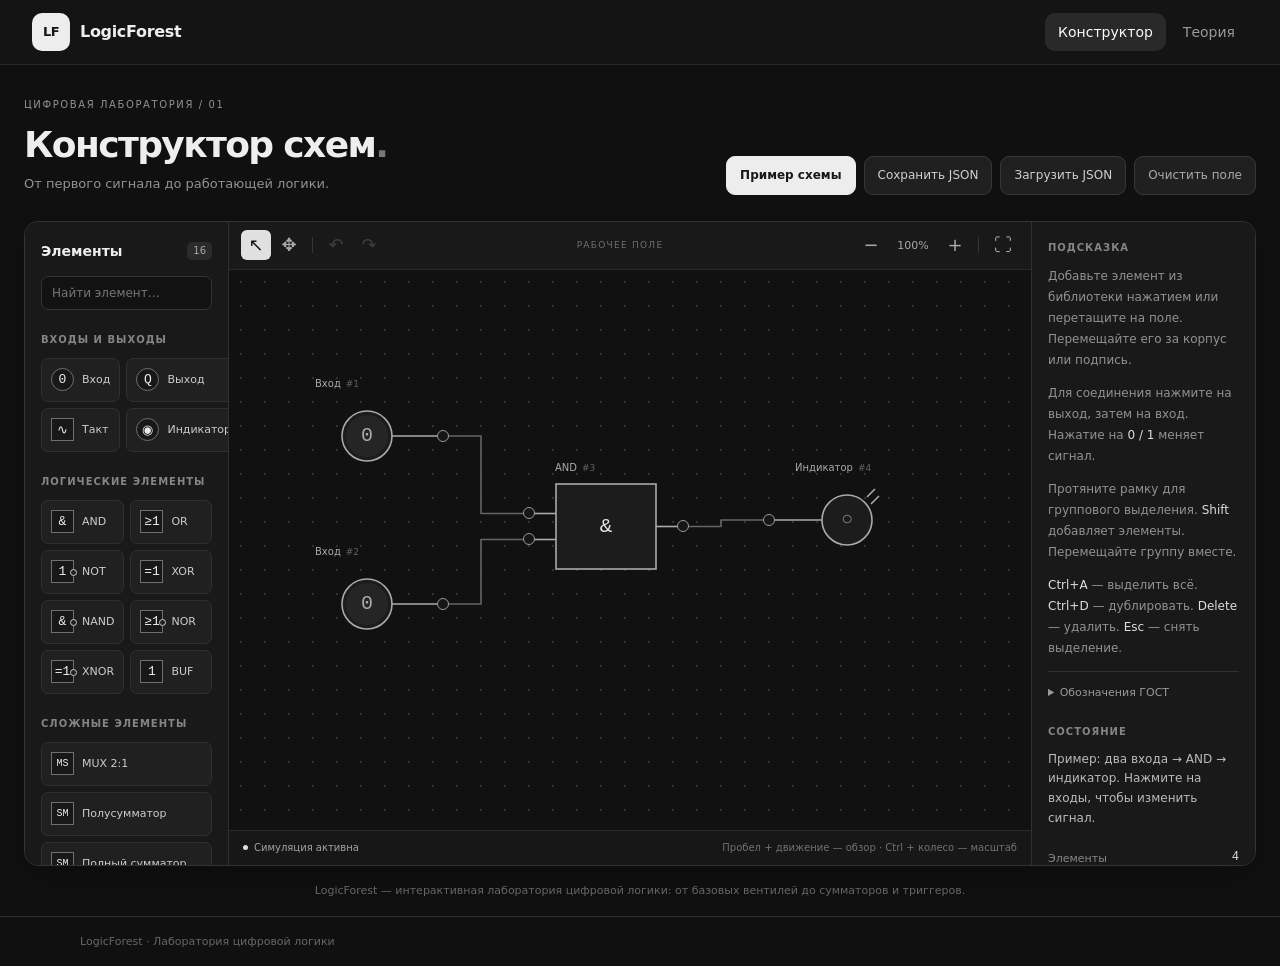
<file: index.html>
<!doctype html>
<html lang="ru">
<head>
  <meta charset="utf-8">
  <meta name="viewport" content="width=device-width, initial-scale=1">
  <meta name="description" content="LogicForest — интерактивный конструктор цифровых логических схем.">
  <title>LogicForest — Конструктор схем</title>
  <link rel="stylesheet" href="css/style.css">
  <script src="js/simulator.js" defer></script>
</head>
<body>
  <header class="site-header">
    <div class="container header-inner">
      <a class="brand" href="index.html" aria-label="LogicForest — конструктор"><span class="brand-mark">LF</span><span class="brand-name">LogicForest</span></a>
      <nav class="nav" aria-label="Основная навигация">
        <a class="active" aria-current="page" href="index.html">Конструктор</a>
        <a href="theory.html">Теория</a>
      </nav>
    </div>
  </header>

  <main class="sim-page">
    <div class="sim-heading">
      <div><p class="eyebrow">Цифровая лаборатория / 01</p><h1>Конструктор схем<span class="heading-dot">.</span></h1><p>От первого сигнала до работающей логики.</p></div>
      <div class="sim-actions">
        <button id="demo-btn" class="primary-action" type="button">Пример схемы</button>
        <button id="save-btn" type="button">Сохранить JSON</button>
        <button id="load-btn" type="button">Загрузить JSON</button>
        <button id="clear-btn" class="danger" type="button">Очистить поле</button>
        <input id="file-input" type="file" accept="application/json,.json" hidden>
      </div>
    </div>

    <section class="sim-shell" aria-label="Редактор цифровых схем">
      <aside class="sim-side left" aria-label="Библиотека элементов">
        <div class="library-heading"><h2>Элементы</h2><span>16</span></div>
        <label class="search-label"><span class="sr-only">Поиск элементов</span><input id="element-search" type="search" placeholder="Найти элемент…" autocomplete="off"></label>
        <div class="side-group"><h2 class="side-title">Входы и выходы</h2>
          <div class="tool-list">
            <button class="tool" data-type="IN">Вход</button><button class="tool" data-type="OUT">Выход</button>
            <button class="tool" data-type="CLOCK">Такт</button><button class="tool" data-type="LED">Индикатор</button>
          </div>
        </div>
        <div class="side-group"><h2 class="side-title">Логические элементы</h2>
          <div class="tool-list">
            <button class="tool" data-type="AND">AND</button><button class="tool" data-type="OR">OR</button>
            <button class="tool" data-type="NOT">NOT</button><button class="tool" data-type="XOR">XOR</button>
            <button class="tool" data-type="NAND">NAND</button><button class="tool" data-type="NOR">NOR</button>
            <button class="tool" data-type="XNOR">XNOR</button><button class="tool" data-type="BUF">BUF</button>
          </div>
        </div>
        <div class="side-group"><h2 class="side-title">Сложные элементы</h2>
          <div class="tool-list">
            <button class="tool wide" data-type="MUX">MUX 2:1</button>
            <button class="tool wide" data-type="HA">Полусумматор</button>
            <button class="tool wide" data-type="FA">Полный сумматор</button>
            <button class="tool wide" data-type="DFF">D-триггер ↑</button>
          </div>
        </div>
      </aside>

      <div class="workspace">
        <div class="canvas-toolbar" role="toolbar" aria-label="Инструменты поля">
          <div class="toolbar-group"><button id="select-tool" class="active" type="button" title="Выделение (V)" aria-label="Выделение" aria-pressed="true">↖</button><button id="pan-tool" type="button" title="Перемещение поля (H или пробел)" aria-label="Перемещение поля" aria-pressed="false">✥</button><span class="toolbar-divider"></span><button id="undo-btn" type="button" title="Отменить (Ctrl+Z)" aria-label="Отменить">↶</button><button id="redo-btn" type="button" title="Повторить (Ctrl+Shift+Z)" aria-label="Повторить">↷</button></div>
          <span class="canvas-label">РАБОЧЕЕ ПОЛЕ</span>
          <div class="toolbar-group"><button id="zoom-out" type="button" aria-label="Уменьшить масштаб">−</button><button id="zoom-reset" type="button" title="Масштаб 100%">100%</button><button id="zoom-in" type="button" aria-label="Увеличить масштаб">+</button><span class="toolbar-divider"></span><button id="fit-btn" type="button" title="Показать всю схему (F)" aria-label="Показать всю схему">⛶</button></div>
        </div>
        <div class="canvas-viewport" id="viewport" tabindex="0" aria-label="Рабочая область схемы">
        <div class="canvas-stage" id="stage">
          <svg class="wires" id="wires" aria-label="Соединения элементов"></svg>
          <div id="nodes"></div>
        </div>
        </div>
        <div class="canvas-bottom"><span><span class="signal-dot"></span>Симуляция активна</span><span>Пробел + движение — обзор · Ctrl + колесо — масштаб</span></div>
      </div>

      <aside class="sim-side right" aria-label="Информация и управление">
        <div><h2 class="side-title">Подсказка</h2>
          <p class="sim-help">Добавьте элемент из библиотеки нажатием или перетащите на поле. Перемещайте его за корпус или подпись.</p><p class="sim-help">Для соединения нажмите на выход, затем на вход. Нажатие на <strong>0 / 1</strong> меняет сигнал.</p><p class="sim-help">Протяните рамку для группового выделения. <strong>Shift</strong> добавляет элементы. Перемещайте группу вместе.</p>
          <p class="sim-help"><strong>Ctrl+A</strong> — выделить всё. <strong>Ctrl+D</strong> — дублировать. <strong>Delete</strong> — удалить. <strong>Esc</strong> — снять выделение.</p>
          <details class="notation-note"><summary>Обозначения ГОСТ</summary><p class="sim-help">Базовые УГО по ГОСТ 2.743-91: &amp; — И, ≥1 — ИЛИ, =1 — исключающее ИЛИ, 1 — повторитель. Кружок на выходе означает инверсию. MS — мультиплексор, SM — сумматор, T — триггер. Входы и индикаторы — органы управления симулятором.</p></details>
        </div>
        <div><h2 class="side-title">Состояние</h2>
          <p class="status" id="status" aria-live="polite">Готово. Добавьте элемент или откройте пример.</p>
          <div class="stat-item"><span>Элементы</span><strong id="node-count">0</strong></div>
          <div class="stat-item"><span>Соединения</span><strong id="wire-count">0</strong></div>
        </div>
        <div><h2 class="side-title">Выделено</h2><div class="selected-info" id="selected-info">Ничего не выбрано.</div></div>
      </aside>
    </section>
  </main>

  <p class="note">LogicForest — интерактивная лаборатория цифровой логики: от базовых вентилей до сумматоров и триггеров.</p>
  <footer class="site-footer"><div class="container">LogicForest · Лаборатория цифровой логики</div></footer>
</body>
</html>
</file>
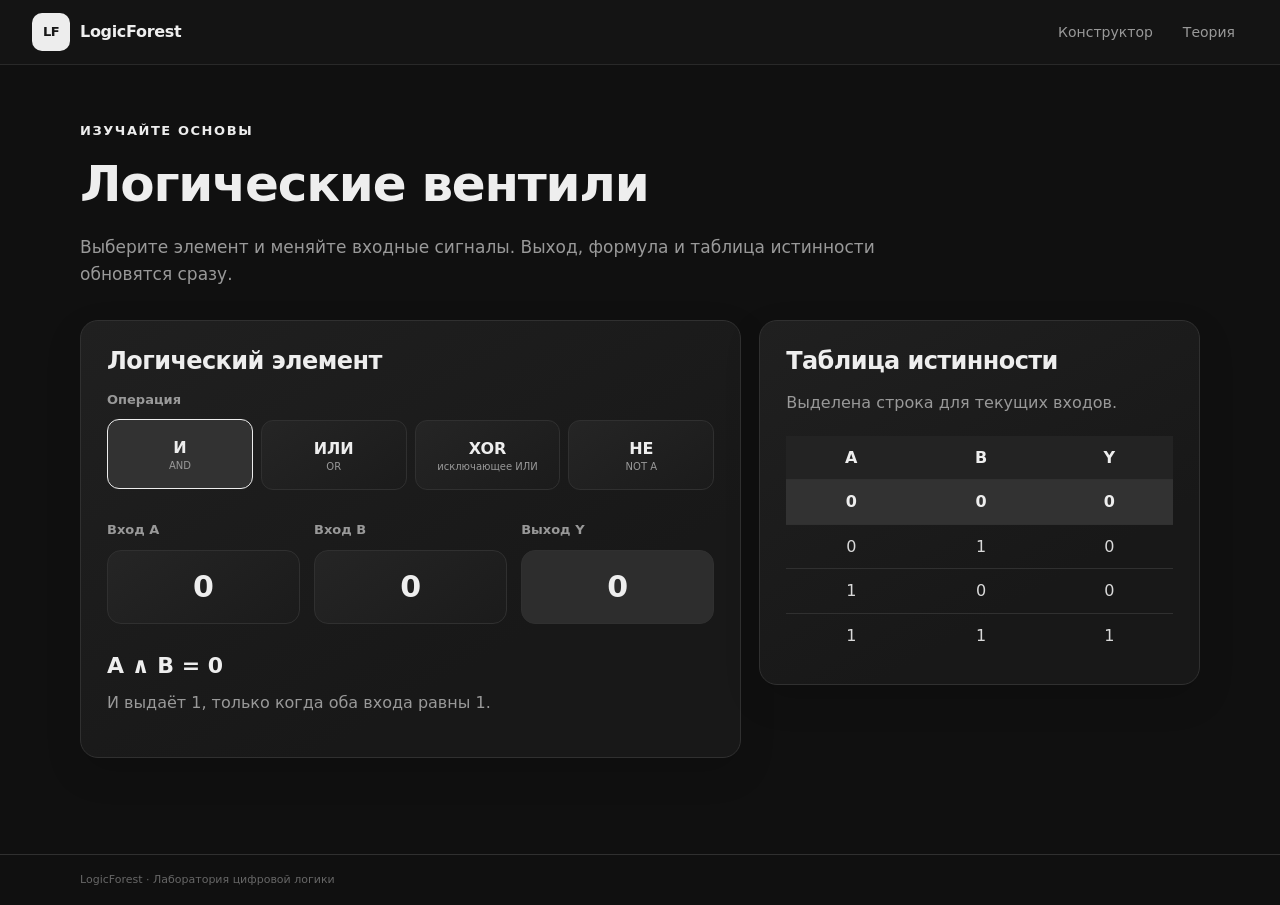
<file: simulator.html>
<!doctype html>
<html lang="ru">
<head>
  <meta charset="utf-8">
  <meta name="viewport" content="width=device-width, initial-scale=1">
  <meta name="description" content="Интерактивный симулятор логических элементов И, ИЛИ, XOR и НЕ.">
  <title>Вентили — LogicForest</title>
  <link rel="stylesheet" href="css/style.css">
  <script src="logic.js" defer></script>
  <script src="js/gate-simulator.js" defer></script>
</head>
<body>
  <header class="site-header"><div class="container header-inner">
    <a class="brand" href="index.html" aria-label="LogicForest — конструктор"><span class="brand-mark">LF</span><span class="brand-name">LogicForest</span></a>
    <nav class="nav" aria-label="Основная навигация"><a href="index.html">Конструктор</a><a href="theory.html">Теория</a></nav>
  </div></header>

  <main class="container page-main">
    <div class="page-intro"><p class="eyebrow">Изучайте основы</p><h1>Логические вентили</h1><p>Выберите элемент и меняйте входные сигналы. Выход, формула и таблица истинности обновятся сразу.</p></div>
    <div class="sim-layout">
      <section class="panel" aria-labelledby="sim-title">
        <h2 id="sim-title">Логический элемент</h2>
        <p class="field-label">Операция</p>
        <div class="operation-list" role="group" aria-label="Выбор логической операции">
          <button class="operation-button selected" type="button" data-operation="AND" aria-pressed="true">И <small>AND</small></button>
          <button class="operation-button" type="button" data-operation="OR" aria-pressed="false">ИЛИ <small>OR</small></button>
          <button class="operation-button" type="button" data-operation="XOR" aria-pressed="false">XOR <small>исключающее ИЛИ</small></button>
          <button class="operation-button" type="button" data-operation="NOT" aria-pressed="false">НЕ <small>NOT A</small></button>
        </div>
        <div class="signal-grid">
          <div class="signal-control"><span class="field-label">Вход A</span><button id="input-a" class="bit-button" type="button" aria-label="Вход A: 0. Нажмите, чтобы переключить" aria-pressed="false">0</button></div>
          <div class="signal-control" id="input-b-control"><span class="field-label">Вход B</span><button id="input-b" class="bit-button" type="button" aria-label="Вход B: 0. Нажмите, чтобы переключить" aria-pressed="false">0</button></div>
          <div class="signal-control output-control"><span class="field-label">Выход Y</span><output id="output" class="bit-output" aria-live="polite">0</output></div>
        </div>
        <p id="expression" class="expression">A ∧ B = 0</p>
        <p id="operation-note" class="muted">И выдаёт 1, только когда оба входа равны 1.</p>
      </section>
      <section class="panel" aria-labelledby="table-title">
        <h2 id="table-title">Таблица истинности</h2>
        <p class="muted">Выделена строка для текущих входов.</p>
        <div class="table-wrap"><table class="truth-table"><thead id="truth-head"></thead><tbody id="truth-body"></tbody></table></div>
      </section>
    </div>
  </main>
  <footer class="site-footer"><div class="container">LogicForest · Лаборатория цифровой логики</div></footer>
</body>
</html>
</file>
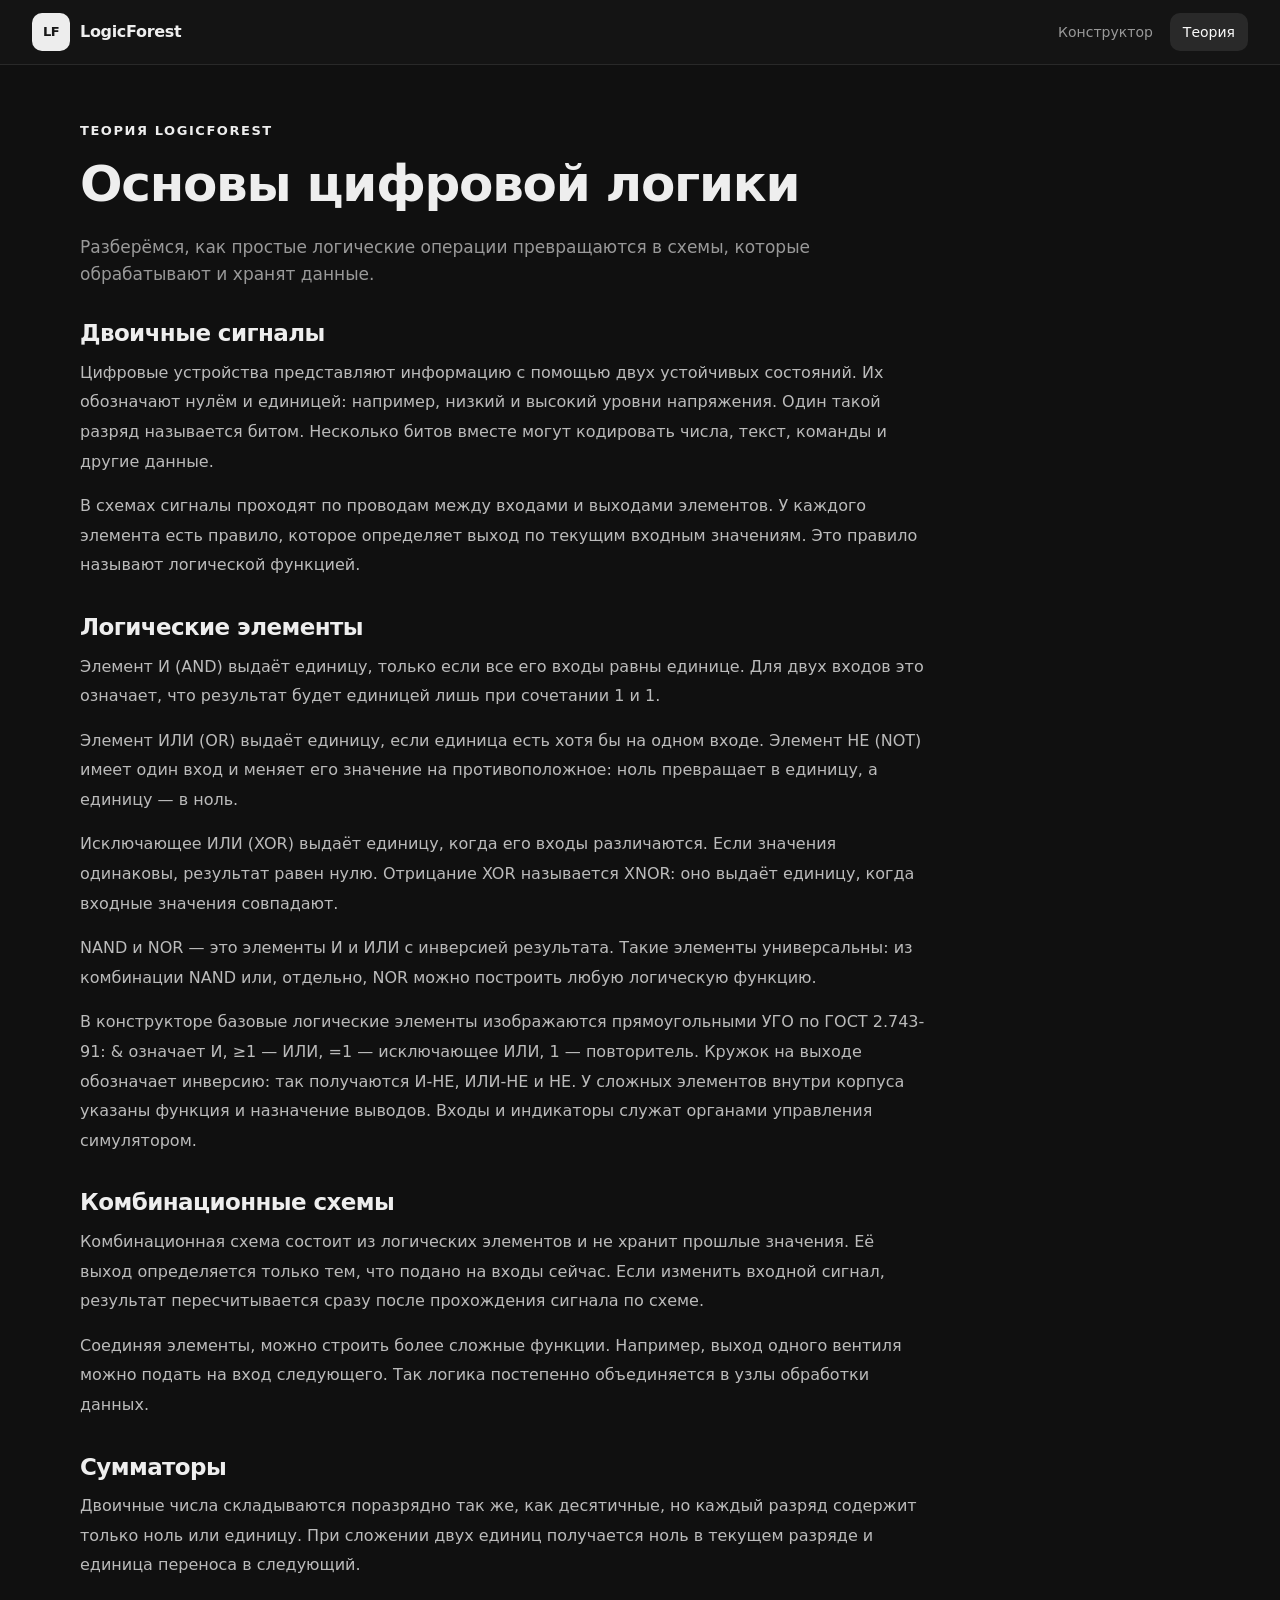
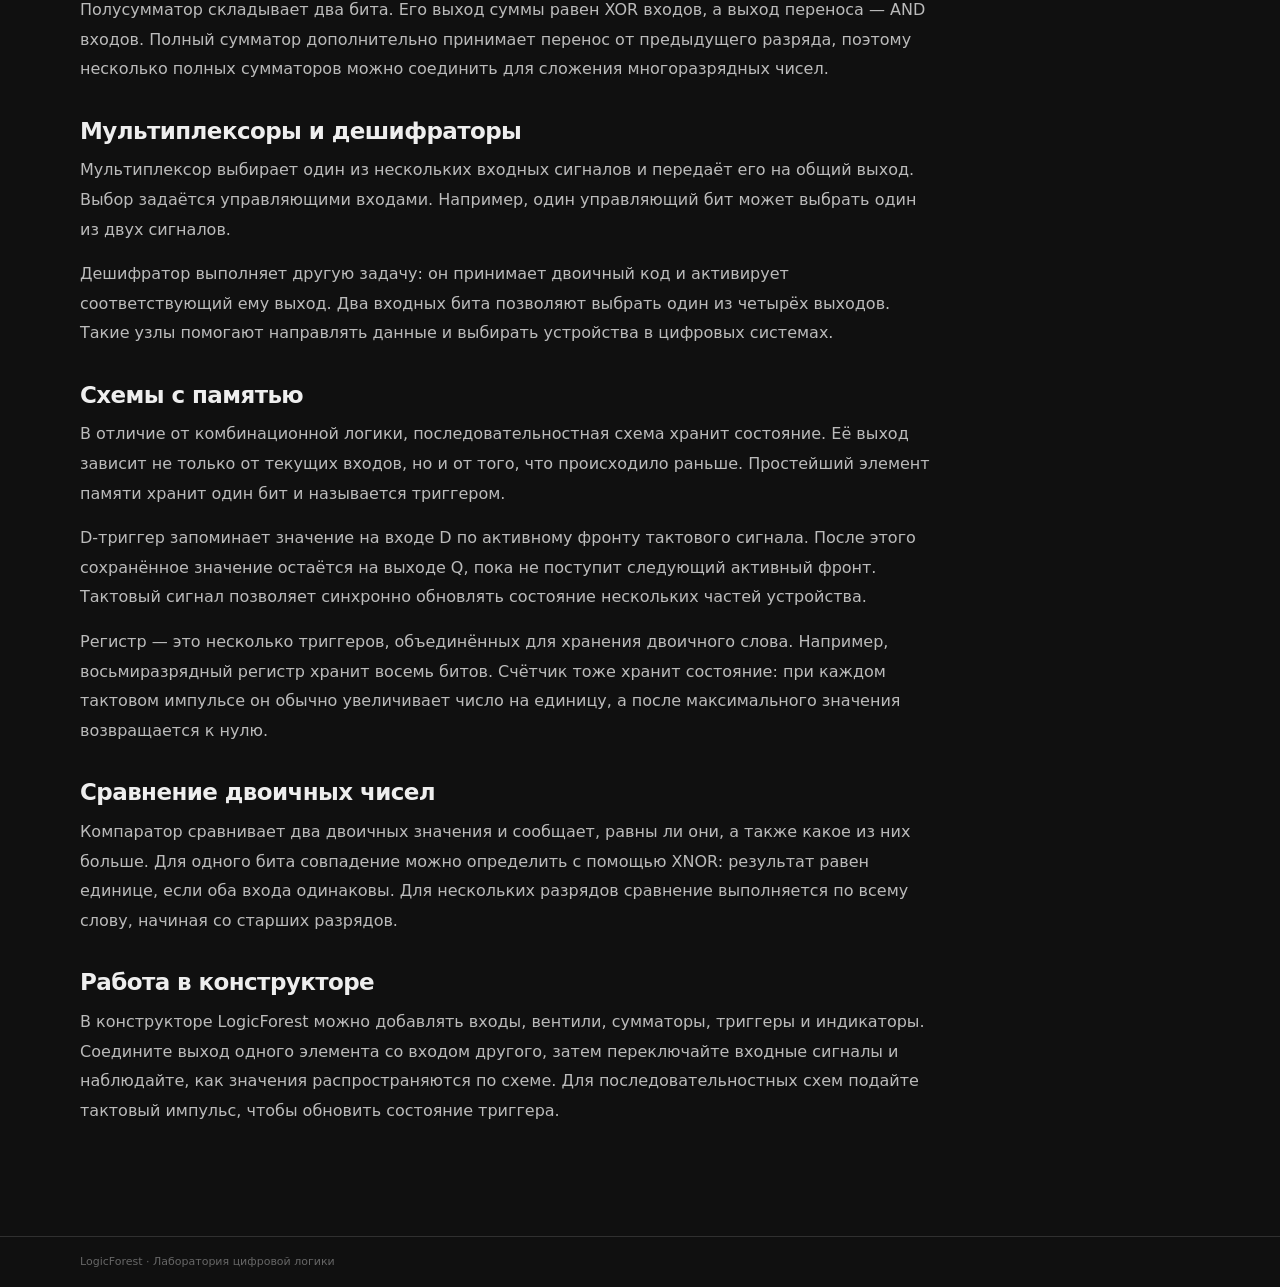
<file: theory.html>
<!doctype html>
<html lang="ru">
<head>
  <meta charset="utf-8">
  <meta name="viewport" content="width=device-width, initial-scale=1">
  <meta name="description" content="Понятное введение в цифровую логику, логические элементы и базовые цифровые схемы.">
  <title>Теория — LogicForest</title>
  <link rel="stylesheet" href="css/style.css">
</head>
<body>
  <header class="site-header"><div class="container header-inner">
    <a class="brand" href="index.html" aria-label="LogicForest — конструктор"><span class="brand-mark">LF</span><span class="brand-name">LogicForest</span></a>
    <nav class="nav" aria-label="Основная навигация"><a href="index.html">Конструктор</a><a class="active" aria-current="page" href="theory.html">Теория</a></nav>
  </div></header>

  <main class="container page-main">
    <div class="page-intro"><p class="eyebrow">Теория LogicForest</p><h1>Основы цифровой логики</h1><p>Разберёмся, как простые логические операции превращаются в схемы, которые обрабатывают и хранят данные.</p></div>
    <article class="theory-article">
      <h2>Двоичные сигналы</h2>
      <p>Цифровые устройства представляют информацию с помощью двух устойчивых состояний. Их обозначают нулём и единицей: например, низкий и высокий уровни напряжения. Один такой разряд называется битом. Несколько битов вместе могут кодировать числа, текст, команды и другие данные.</p>
      <p>В схемах сигналы проходят по проводам между входами и выходами элементов. У каждого элемента есть правило, которое определяет выход по текущим входным значениям. Это правило называют логической функцией.</p>

      <h2>Логические элементы</h2>
      <p>Элемент И (AND) выдаёт единицу, только если все его входы равны единице. Для двух входов это означает, что результат будет единицей лишь при сочетании 1 и 1.</p>
      <p>Элемент ИЛИ (OR) выдаёт единицу, если единица есть хотя бы на одном входе. Элемент НЕ (NOT) имеет один вход и меняет его значение на противоположное: ноль превращает в единицу, а единицу — в ноль.</p>
      <p>Исключающее ИЛИ (XOR) выдаёт единицу, когда его входы различаются. Если значения одинаковы, результат равен нулю. Отрицание XOR называется XNOR: оно выдаёт единицу, когда входные значения совпадают.</p>
      <p>NAND и NOR — это элементы И и ИЛИ с инверсией результата. Такие элементы универсальны: из комбинации NAND или, отдельно, NOR можно построить любую логическую функцию.</p>
      <p>В конструкторе базовые логические элементы изображаются прямоугольными УГО по ГОСТ 2.743-91: &amp; означает И, ≥1 — ИЛИ, =1 — исключающее ИЛИ, 1 — повторитель. Кружок на выходе обозначает инверсию: так получаются И-НЕ, ИЛИ-НЕ и НЕ. У сложных элементов внутри корпуса указаны функция и назначение выводов. Входы и индикаторы служат органами управления симулятором.</p>

      <h2>Комбинационные схемы</h2>
      <p>Комбинационная схема состоит из логических элементов и не хранит прошлые значения. Её выход определяется только тем, что подано на входы сейчас. Если изменить входной сигнал, результат пересчитывается сразу после прохождения сигнала по схеме.</p>
      <p>Соединяя элементы, можно строить более сложные функции. Например, выход одного вентиля можно подать на вход следующего. Так логика постепенно объединяется в узлы обработки данных.</p>

      <h2>Сумматоры</h2>
      <p>Двоичные числа складываются поразрядно так же, как десятичные, но каждый разряд содержит только ноль или единицу. При сложении двух единиц получается ноль в текущем разряде и единица переноса в следующий.</p>
      <p>Полусумматор складывает два бита. Его выход суммы равен XOR входов, а выход переноса — AND входов. Полный сумматор дополнительно принимает перенос от предыдущего разряда, поэтому несколько полных сумматоров можно соединить для сложения многоразрядных чисел.</p>

      <h2>Мультиплексоры и дешифраторы</h2>
      <p>Мультиплексор выбирает один из нескольких входных сигналов и передаёт его на общий выход. Выбор задаётся управляющими входами. Например, один управляющий бит может выбрать один из двух сигналов.</p>
      <p>Дешифратор выполняет другую задачу: он принимает двоичный код и активирует соответствующий ему выход. Два входных бита позволяют выбрать один из четырёх выходов. Такие узлы помогают направлять данные и выбирать устройства в цифровых системах.</p>

      <h2>Схемы с памятью</h2>
      <p>В отличие от комбинационной логики, последовательностная схема хранит состояние. Её выход зависит не только от текущих входов, но и от того, что происходило раньше. Простейший элемент памяти хранит один бит и называется триггером.</p>
      <p>D-триггер запоминает значение на входе D по активному фронту тактового сигнала. После этого сохранённое значение остаётся на выходе Q, пока не поступит следующий активный фронт. Тактовый сигнал позволяет синхронно обновлять состояние нескольких частей устройства.</p>
      <p>Регистр — это несколько триггеров, объединённых для хранения двоичного слова. Например, восьмиразрядный регистр хранит восемь битов. Счётчик тоже хранит состояние: при каждом тактовом импульсе он обычно увеличивает число на единицу, а после максимального значения возвращается к нулю.</p>

      <h2>Сравнение двоичных чисел</h2>
      <p>Компаратор сравнивает два двоичных значения и сообщает, равны ли они, а также какое из них больше. Для одного бита совпадение можно определить с помощью XNOR: результат равен единице, если оба входа одинаковы. Для нескольких разрядов сравнение выполняется по всему слову, начиная со старших разрядов.</p>

      <h2>Работа в конструкторе</h2>
      <p>В конструкторе LogicForest можно добавлять входы, вентили, сумматоры, триггеры и индикаторы. Соедините выход одного элемента со входом другого, затем переключайте входные сигналы и наблюдайте, как значения распространяются по схеме. Для последовательностных схем подайте тактовый импульс, чтобы обновить состояние триггера.</p>
    </article>
  </main>
  <footer class="site-footer"><div class="container">LogicForest · Лаборатория цифровой логики</div></footer>
</body>
</html>
</file>
<file: css/style.css>
:root{color-scheme:dark;--bg:#0f0f0f;--surface:#191919;--surface-2:#252525;--line:#373737;--text:#f3f3f3;--muted:#a7a7a7;--accent:#c0c0c0;--accent-strong:#9e9e9e;--radius:18px}
*{box-sizing:border-box}
html{scroll-behavior:smooth}
body{margin:0;background:var(--bg);color:var(--text);font:16px/1.6 system-ui,-apple-system,"Segoe UI",sans-serif}
a{color:inherit;text-decoration:none}
button{font:inherit;cursor:pointer}
button:disabled{cursor:not-allowed}
:focus-visible{outline:2px solid var(--accent);outline-offset:3px}
.container{width:min(1120px,calc(100% - 40px));margin-inline:auto}

/* Шапка */
.site-header{position:sticky;top:0;z-index:20;border-bottom:1px solid #343434;background:#121212eF;backdrop-filter:blur(16px)}
.header-inner{min-height:76px;display:flex;align-items:center;justify-content:space-between;gap:24px}
.brand{display:inline-flex;align-items:center;gap:10px;white-space:nowrap;font-size:20px;font-weight:800;letter-spacing:.04em}
.brand-mark{display:grid;place-items:center;width:38px;height:38px;border:1px solid #787878;border-radius:12px;background:linear-gradient(145deg,#404040,#232323);color:#dcdcdc;font-size:13px;letter-spacing:-.04em;box-shadow:0 0 24px #8e8e8e25}
.brand-name{font-size:16px;letter-spacing:-.02em;font-weight:750;color:var(--text)}
.nav{display:flex;flex-wrap:wrap;gap:4px}
.nav a{padding:8px 13px;border-radius:10px;color:var(--muted);font-size:14px;font-weight:600;transition:background .2s,color .2s,border-color .2s}
.nav a:hover,.nav a.active{background:#2f2f2f;color:#eeeeee}

/* Текст и заголовки */
h1,h2,h3,p{margin-top:0}
h1,h2,h3{line-height:1.2;letter-spacing:-.025em}
h1{font-size:clamp(36px,5vw,62px);margin-bottom:20px}
h2{font-size:clamp(24px,3vw,32px);margin-bottom:14px}
h3{font-size:22px;margin-bottom:10px}
p,.muted{color:var(--muted)}
.eyebrow{margin-bottom:12px;color:var(--accent);font-size:13px;font-weight:800;text-transform:uppercase;letter-spacing:.12em}
.hero{padding-block:96px 82px}
.hero-text{max-width:680px;font-size:18px;margin-bottom:28px}
.hero h1{max-width:760px}

/* Кнопки */
.button{display:inline-flex;align-items:center;justify-content:center;gap:12px;padding:12px 20px;border:1px solid transparent;border-radius:11px;font-weight:700;transition:transform .2s,background .2s,border-color .2s}
.button:hover{transform:translateY(-2px)}
.button-primary{background:var(--accent);color:#1c1c1c}
.button-primary:hover{background:#d3d3d3}

/* Главная страница */
.section{padding-block:18px 70px}
.section-heading{margin-bottom:26px}
.section-heading p:last-child,.theory-card p:last-child{margin-bottom:0}
.card-grid,.lab-list{display:grid;grid-template-columns:repeat(3,minmax(0,1fr));gap:18px}
.feature-card,.panel{background:linear-gradient(150deg,#202020,#181818 70%);border:1px solid var(--line);border-radius:var(--radius);box-shadow:0 14px 36px #00000022}
.feature-card{display:flex;flex-direction:column;min-height:260px;padding:26px;transition:transform .2s,border-color .2s,background .2s}
.feature-card:hover{transform:translateY(-4px);border-color:#969696;background:#252525}
.feature-card p{flex:1}
.card-icon{display:inline-grid;place-items:center;width:42px;height:42px;margin-bottom:26px;border-radius:12px;background:#323232;color:var(--accent);font-size:13px;font-weight:800}
.card-link,.inline-link{color:var(--accent)}
.card-link{font-size:14px;font-weight:700}
.inline-link{text-decoration:underline;text-underline-offset:3px}
.labs{padding-top:8px}
.lab-list{list-style:none;counter-reset:lab;gap:10px 18px;margin:0;padding:0}
.lab-list li{counter-increment:lab;display:flex;gap:12px;align-items:flex-start;padding:15px 17px;border:1px solid var(--line);border-radius:12px;background:var(--surface);font-weight:600}
.lab-list li:before{content:counter(lab,decimal-leading-zero);color:var(--accent);font-size:13px;font-weight:800;padding-top:2px}
.site-footer{margin-top:30px;padding:24px 0;border-top:1px solid var(--line);color:var(--muted);font-size:13px}

/* Внутренние страницы */
.page-main{padding-block:56px 80px;min-height:calc(100vh - 160px)}
.page-intro{max-width:800px;margin-bottom:32px}
.page-intro h1{font-size:clamp(34px,4vw,50px)}
.page-intro p:last-child{font-size:17px}
.panel{padding:26px}
.theory-article{max-width:850px}
.theory-article h2{margin:34px 0 10px;color:#eeeeee;font-size:23px}
.theory-article h2:first-child{margin-top:0}
.theory-article p{margin:0 0 15px;color:#bbbbbb;font-size:16px;line-height:1.85}
code{padding:2px 5px;border-radius:5px;background:#2d2d2d;color:#e4e4e4;font-size:.92em}

/* Таблицы */
.table-wrap{overflow-x:auto;margin-top:20px}
table{width:100%;border-collapse:collapse;text-align:center;font-variant-numeric:tabular-nums}
caption{margin-bottom:8px;text-align:left;color:var(--muted);font-size:13px}
th,td{padding:9px 12px;border-bottom:1px solid var(--line)}
th{background:var(--surface-2);color:var(--text);font-weight:700}
td{color:#d9d9d9}
.table-note{margin-top:12px;font-size:13px}

/* Симулятор */
.sim-layout{display:grid;grid-template-columns:minmax(0,1.2fr) minmax(300px,.8fr);gap:18px;align-items:start}
.sim-layout h2{font-size:24px}
.field-label{display:block;margin-bottom:9px;color:var(--muted);font-size:13px;font-weight:700}
.operation-list{display:grid;grid-template-columns:repeat(4,minmax(0,1fr));gap:8px;margin-bottom:30px}
.operation-button{min-height:70px;padding:9px 6px;border:1px solid var(--line);border-radius:12px;background:linear-gradient(145deg,#252525,#1b1b1b);color:var(--text);font-weight:700;transition:border-color .2s,background .2s,transform .2s}
.operation-button small{display:block;color:var(--muted);font-size:10px;font-weight:500;line-height:1.25}
.operation-button:hover,.operation-button.selected{border-color:var(--accent);background:#323232;transform:translateY(-1px)}
.signal-grid{display:grid;grid-template-columns:repeat(3,minmax(0,1fr));gap:14px;align-items:end}
.signal-control{min-width:0}
.bit-button,.bit-output{display:grid;place-items:center;width:100%;height:74px;border:1px solid var(--line);border-radius:14px;background:linear-gradient(145deg,#252525,#1b1b1b);color:var(--text);font-size:30px;font-weight:800;font-variant-numeric:tabular-nums}
.bit-button:hover{border-color:var(--accent)}
.bit-button[aria-pressed="true"],.bit-output.on{background:#3b3b3b;border-color:var(--accent);color:#f8f8f8}
.bit-output{background:#2d2d2d}
.signal-control.inactive{opacity:.4}
.expression{margin:24px 0 7px;color:var(--text);font-size:22px;font-weight:750}
.truth-table tr.current td{background:#323232;color:var(--text);font-weight:750}
.truth-table tbody tr:last-child td{border-bottom:0}

/* Тестирование */
.narrow{max-width:820px}
.question-card{margin-bottom:16px}
.question-card fieldset{margin:0;padding:0;border:0}
.question-card legend{width:100%;padding:0;margin-bottom:16px;color:var(--text);font-size:18px;font-weight:700;line-height:1.4}
.question-number{display:block;margin-bottom:8px;color:var(--accent);font-size:12px;letter-spacing:.08em;text-transform:uppercase}
.answer-list{display:grid;gap:9px}
.answer-option{display:flex;align-items:flex-start;gap:10px;padding:11px 13px;border:1px solid var(--line);border-radius:10px;background:var(--surface-2);color:#e0e0e0;cursor:pointer;transition:border-color .2s,background .2s}
.answer-option:hover{border-color:var(--accent)}
.answer-option:has(input:checked){border-color:var(--accent);background:#323232}
.answer-option input{margin-top:5px;accent-color:var(--accent)}
.form-message{padding:12px 15px;border:1px solid #797979;border-radius:10px;color:#d2d2d2}
.result-panel{margin-top:24px}
.result-panel h2{font-size:36px}
.result-panel p{margin-bottom:22px}

/* Адаптивность */
@media(max-width:800px){
.card-grid,.lab-list{grid-template-columns:repeat(2,minmax(0,1fr))}
.sim-layout{grid-template-columns:1fr}
}
@media(max-width:620px){
.container{width:min(100% - 28px,1120px)}
.header-inner{align-items:flex-start;flex-direction:column;gap:12px;padding-block:15px}
.nav{width:100%;gap:2px}
.nav a{padding:7px 9px;font-size:13px}
.hero{padding-block:66px 55px}
.hero-text{font-size:16px}
.card-grid,.lab-list{grid-template-columns:1fr}
.section{padding-bottom:50px}
.feature-card{min-height:220px}
.page-main{padding-block:38px 60px}
.panel{padding:20px}
.operation-list{grid-template-columns:repeat(2,minmax(0,1fr))}
.signal-grid{gap:8px}
.bit-button,.bit-output{height:64px}
}
@media(prefers-reduced-motion:reduce){
html{scroll-behavior:auto}
*,*:before,*:after{transition:none!important}
}

/* Monochrome material workspace */
:root{--bg:#101010;--surface:#191919;--surface-2:#232323;--line:#303030;--text:#eee;--muted:#999;--accent:#ededed;--accent-strong:#fff}
.site-header{position:relative;background:#141414;border-color:#292929}
.header-inner{min-height:64px;width:calc(100% - 64px);max-width:1800px}
.brand-mark{background:#ededed;border:0;border-radius:10px;color:#171717;box-shadow:none;font-weight:800}
.nav a{font-weight:500}.nav a.active{background:#292929;color:#fafafa}
.sim-page{width:calc(100% - 48px);max-width:1800px;margin:32px auto 0}
.sim-heading{display:flex;align-items:flex-end;justify-content:space-between;gap:20px;flex-wrap:wrap;margin-bottom:26px}
.sim-heading h1{font-size:clamp(26px,3vw,36px);font-weight:600;letter-spacing:-.045em;margin:0 0 8px}
.heading-dot{color:#777}.sim-heading p:last-child{margin:0;font-size:13px;color:#929292}
.sim-heading .eyebrow{margin-bottom:10px;font-size:10px;font-weight:500;letter-spacing:.16em;color:#929292}
.sim-actions{display:flex;flex-wrap:wrap;gap:8px}
.sim-actions button,.mini-btn{border:1px solid #383838;border-radius:9px;background:#202020;color:#d0d0d0;padding:9px 13px;font-size:12px;transition:background .15s,border-color .15s}
.sim-actions button:hover,.mini-btn:hover{background:#303030;border-color:#606060}
.sim-actions .primary-action{background:#ededed;border-color:#ededed;color:#171717;font-weight:600}
.sim-actions .primary-action:hover{background:white}.sim-actions .danger{color:#aaa}
.sim-shell{display:grid;grid-template-columns:204px minmax(0,1fr) 224px;min-height:560px;height:calc(100dvh - 255px);max-height:1000px;overflow:hidden;border:1px solid #333;border-radius:14px;background:#151515;box-shadow:0 12px 32px #0003}
.sim-side{padding:20px 16px;overflow:auto;background:#191919;scrollbar-width:thin;scrollbar-color:#444 #191919}
.sim-side.left{border-right:1px solid #303030}.sim-side.right{border-left:1px solid #303030;display:flex;flex-direction:column;gap:24px}
.library-heading{display:flex;justify-content:space-between;align-items:center;margin-bottom:16px}
.library-heading h2{font-size:14px;letter-spacing:0;margin:0;font-weight:600}.library-heading span{background:#2b2b2b;color:#aaa;border-radius:5px;padding:1px 6px;font-size:10px}
.search-label{display:block;margin-bottom:24px}.search-label input{width:100%;min-width:0;border:1px solid #343434;border-radius:7px;background:#121212;color:#eee;padding:9px 10px;font:12px system-ui}.search-label input::placeholder{color:#777}
.side-title{font-size:10px;letter-spacing:.1em;color:#858585;text-transform:uppercase;font-weight:600;margin:0 0 12px}
.side-group{margin:0 0 24px}.tool-list{display:grid;grid-template-columns:1fr 1fr;gap:6px}
.tool{display:flex;align-items:center;justify-content:flex-start;gap:8px;min-height:44px;padding:7px 9px;border:1px solid #303030;border-radius:7px;background:#202020;color:#ccc;font-size:11px;font-weight:500;transition:background .15s,border-color .15s;cursor:grab}
.tool:hover{background:#2d2d2d;border-color:#666;color:white}.tool:active{cursor:grabbing}.tool.wide{grid-column:span 2}.tool[hidden]{display:none}
.tool-icon{display:grid;place-items:center;min-width:23px;height:23px;border:1px solid #707070;background:#181818;font:13px ui-monospace,monospace;color:#eee;position:relative}
.tool-icon.inverted::after{content:'';position:absolute;right:-4px;top:8px;width:5px;height:5px;border:1px solid #ccc;border-radius:50%;background:#202020}
.tool-icon.endpoint{border-radius:50%}.tool-icon.small{font-size:10px}
.sim-help{font-size:12px;color:#929292;line-height:1.75;margin:0 0 12px}.sim-help strong{color:#ddd;font-weight:500}
.notation-note{border-top:1px solid #303030;padding-top:12px;font-size:11px;color:#999}.notation-note summary{cursor:pointer}.notation-note p{margin-top:10px}
.workspace{display:flex;flex-direction:column;min-width:0;min-height:0;position:relative;background:#111}
.canvas-toolbar{height:48px;flex-shrink:0;display:flex;align-items:center;justify-content:space-between;gap:8px;padding:0 12px;border-bottom:1px solid #2b2b2b;background:#191919}
.toolbar-group{display:flex;align-items:center;gap:3px}.toolbar-group button{height:30px;min-width:30px;padding:0 7px;display:grid;place-items:center;border:0;border-radius:6px;background:transparent;color:#aaa;font-size:18px;line-height:1}.toolbar-group button:hover{background:#303030;color:white}.toolbar-group button.active{background:#e0e0e0;color:#151515}.toolbar-group button:disabled{opacity:.25;cursor:default}.toolbar-divider{height:16px;width:1px;background:#363636;margin:0 5px}
#zoom-reset{font-size:11px;min-width:48px;font-variant-numeric:tabular-nums}.canvas-label{font-size:9px;color:#6f6f6f;letter-spacing:.14em}
.canvas-viewport{position:relative;flex:1;min-height:0;overflow:auto;background:#111;overscroll-behavior:contain;scrollbar-width:thin;scrollbar-color:#3c3c3c #151515;touch-action:none}
.canvas-stage{position:relative;width:2400px;height:1600px;background-image:radial-gradient(#333 .8px,transparent .8px);background-size:24px 24px;transform-origin:0 0;touch-action:none}
.canvas-viewport.pan-mode{cursor:grab}.canvas-viewport.panning{cursor:grabbing}.canvas-viewport.pan-mode .node,.canvas-viewport.pan-mode .node-title{cursor:grab}
.canvas-bottom{display:flex;justify-content:space-between;align-items:center;gap:12px;padding:9px 14px;border-top:1px solid #292929;font-size:10px;color:#717171;background:#171717}.canvas-bottom>span:first-child{white-space:nowrap;color:#a3a3a3}.canvas-bottom>span:last-child{text-align:right}.signal-dot{display:inline-block;width:5px;height:5px;background:#ddd;border-radius:50%;margin-right:6px;vertical-align:middle}
.wires{position:absolute;inset:0;width:100%;height:100%;overflow:visible;pointer-events:none}
.wire{fill:none;stroke:#656565;stroke-width:1.6;pointer-events:stroke;cursor:pointer;stroke-linejoin:round}
.wire.on{stroke:#eee;stroke-width:2.2}.wire.selected{stroke:#fff;stroke-width:3.5;stroke-dasharray:7 4}.wire-preview{fill:none;stroke:#bbb;stroke-width:1.5;stroke-dasharray:5 5;pointer-events:none}
#nodes{position:absolute;inset:0;z-index:1;pointer-events:none}
.node{position:absolute;width:154px;min-height:92px;color:#eee;user-select:none;pointer-events:none}
.node.selected{z-index:2}.node.selected::before{content:none}
.node-title{position:absolute;top:-16px;left:26px;z-index:3;display:flex;align-items:center;gap:5px;height:20px;max-width:140px;color:#aaa;font-size:10px;font-weight:500;white-space:nowrap;cursor:grab;touch-action:none;pointer-events:auto}
.node-title:active{cursor:grabbing}.node.selected .node-title{color:white}.node-id{color:#626262;font-size:9px}
.node-symbol{position:absolute;inset:0;width:100%;height:100%;overflow:visible;pointer-events:none}
.gate-body{fill:#1c1c1c;stroke:#aaa;stroke-width:1.6;stroke-linejoin:miter;pointer-events:visiblePainted;cursor:grab;touch-action:none}
.gate-wire{fill:none;stroke:#aaa;stroke-width:1.6;pointer-events:none}.gate-bubble{fill:#111;stroke:#aaa;stroke-width:1.6;pointer-events:visiblePainted;cursor:grab}
.gate-mark{fill:#e4e4e4;font:500 21px ui-monospace,Consolas,monospace;text-anchor:middle;dominant-baseline:middle;pointer-events:none}.gate-submark{fill:#aaa;font:11px ui-monospace,Consolas,monospace;text-anchor:middle;dominant-baseline:middle;pointer-events:none}
.node.selected .gate-body{fill:#303030;stroke:#fff;stroke-width:2.4}.node.selected .gate-bubble,.node.selected .gate-wire{stroke:#fff}
.node-body{position:absolute;left:53px;top:0;bottom:0;width:50px;z-index:2;display:grid;place-items:center;pointer-events:none}
.node-value{color:#888;font:500 20px ui-monospace,monospace}.node-value.on{color:#fff}
.toggle-input{display:grid;place-items:center;width:42px;height:42px;border:0;border-radius:50%;background:#252525;color:#aaa;cursor:pointer;font:500 20px ui-monospace,monospace;pointer-events:auto;transition:background .15s}
.toggle-input:hover{background:#3a3a3a}.toggle-input.on{background:#e8e8e8;color:#111}
.clock-node .toggle-input{width:32px;height:28px;border-radius:5px;font-size:16px;transform:translateY(9px)}
.port{position:absolute;z-index:4;width:12px;height:12px;padding:0;border:1.5px solid #999;border-radius:50%;background:#161616;cursor:crosshair;transform:translate(-50%,-50%);pointer-events:auto}
.port::after{content:'';position:absolute;inset:-6px;border-radius:50%}.port.input{left:0}.port.output{left:100%}.port.on{background:#eee;border-color:#eee}.port.pending{outline:3px solid #ffffff45;outline-offset:3px}.port:hover{background:white;border-color:white;box-shadow:0 0 0 4px #ffffff1a}
.port-label{display:none}
#selection-box{position:absolute;z-index:8;border:1px solid #aaa;background:#ffffff0c;pointer-events:none}#selection-box[hidden]{display:none}
.status{min-height:42px;color:#bbb;font-size:12px;line-height:1.65;margin:0 0 12px}.stat-item{display:flex;justify-content:space-between;border-bottom:1px solid #2e2e2e;padding:9px 0;color:#888;font-size:11px}.stat-item strong{color:#ddd;font:12px ui-monospace,monospace}
.selected-info{color:#999;font-size:12px;line-height:1.65;overflow-wrap:anywhere}.selected-info button{width:100%;margin-top:8px}.selected-info p{margin:0 0 8px}.note{margin:16px auto;padding:0 16px;color:#666;font-size:11px;text-align:center}.site-footer{margin-top:16px;padding:16px 0;color:#666;font-size:11px}
.sr-only{position:absolute;width:1px;height:1px;padding:0;margin:-1px;overflow:hidden;clip:rect(0,0,0,0);white-space:nowrap;border:0}
@media(min-width:1600px){.sim-shell{grid-template-columns:220px minmax(0,1fr) 240px}}
@media(max-width:1100px){.sim-shell{grid-template-columns:180px minmax(0,1fr);height:auto}.sim-side.right{grid-column:1/-1;display:grid;grid-template-columns:1.5fr 1fr 1fr;border-top:1px solid #303030;border-left:0;max-height:230px}.workspace{height:610px}.canvas-label{display:none}}
@media(max-width:650px){.header-inner{width:calc(100% - 32px);flex-direction:row;align-items:center;gap:12px;padding-block:12px}.nav{width:auto}.brand-name{font-size:14px}.brand-mark{width:32px;height:32px}.sim-page{width:calc(100% - 24px);margin-top:24px}.sim-heading{gap:16px;margin-bottom:20px}.sim-actions{width:100%;gap:6px}.sim-actions button{flex:1 1 40%;padding:9px 7px}.sim-shell{grid-template-columns:1fr}.sim-side.left{border-right:0;border-bottom:1px solid #303030;padding:14px;max-height:245px}.library-heading{margin-bottom:10px}.search-label{margin-bottom:14px}.tool-list{grid-template-columns:repeat(4,minmax(0,1fr))}.tool.wide{grid-column:span 2}.tool{gap:6px;font-size:10px;padding:6px}.side-group{margin-bottom:14px}.workspace{height:560px}.canvas-toolbar{padding:0 7px}.canvas-bottom>span:last-child{font-size:9px}.sim-side.right{grid-template-columns:1fr;max-height:none;gap:18px}.toolbar-divider{margin:0 3px}}
</file>
